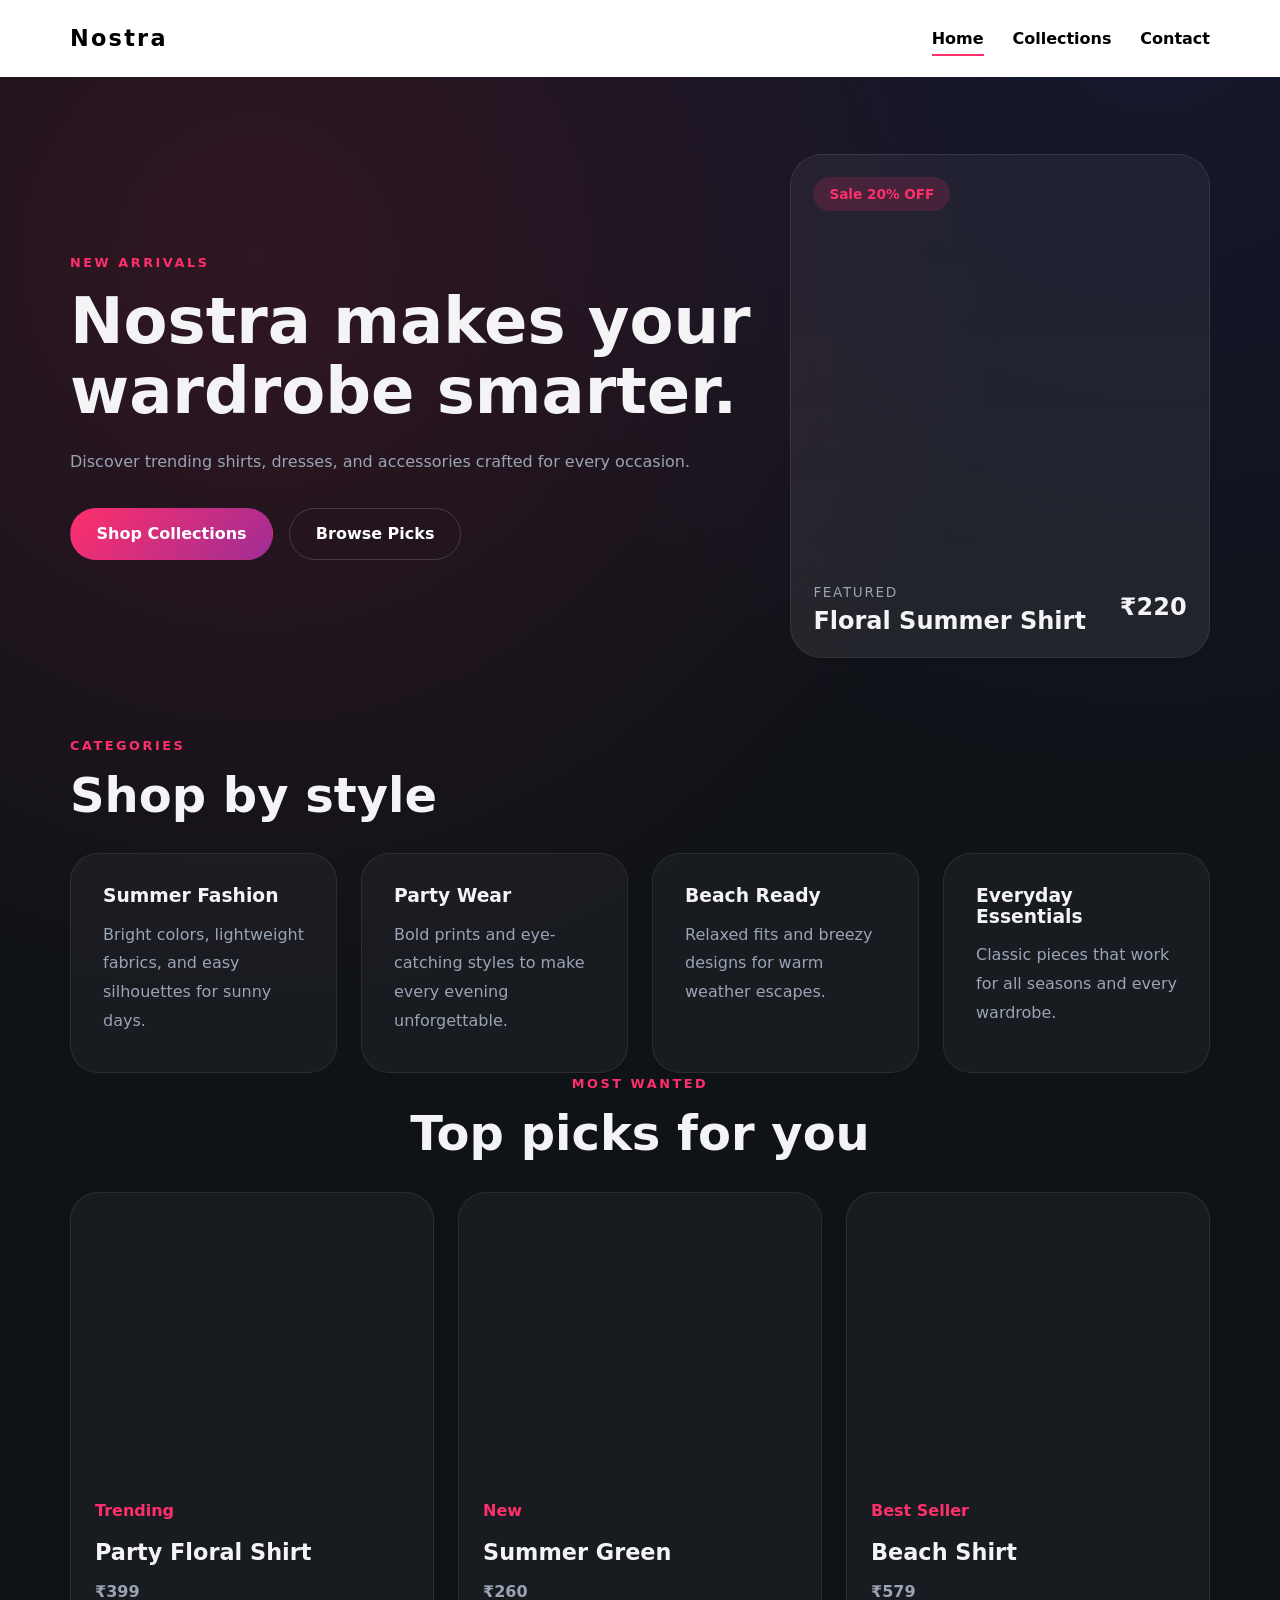
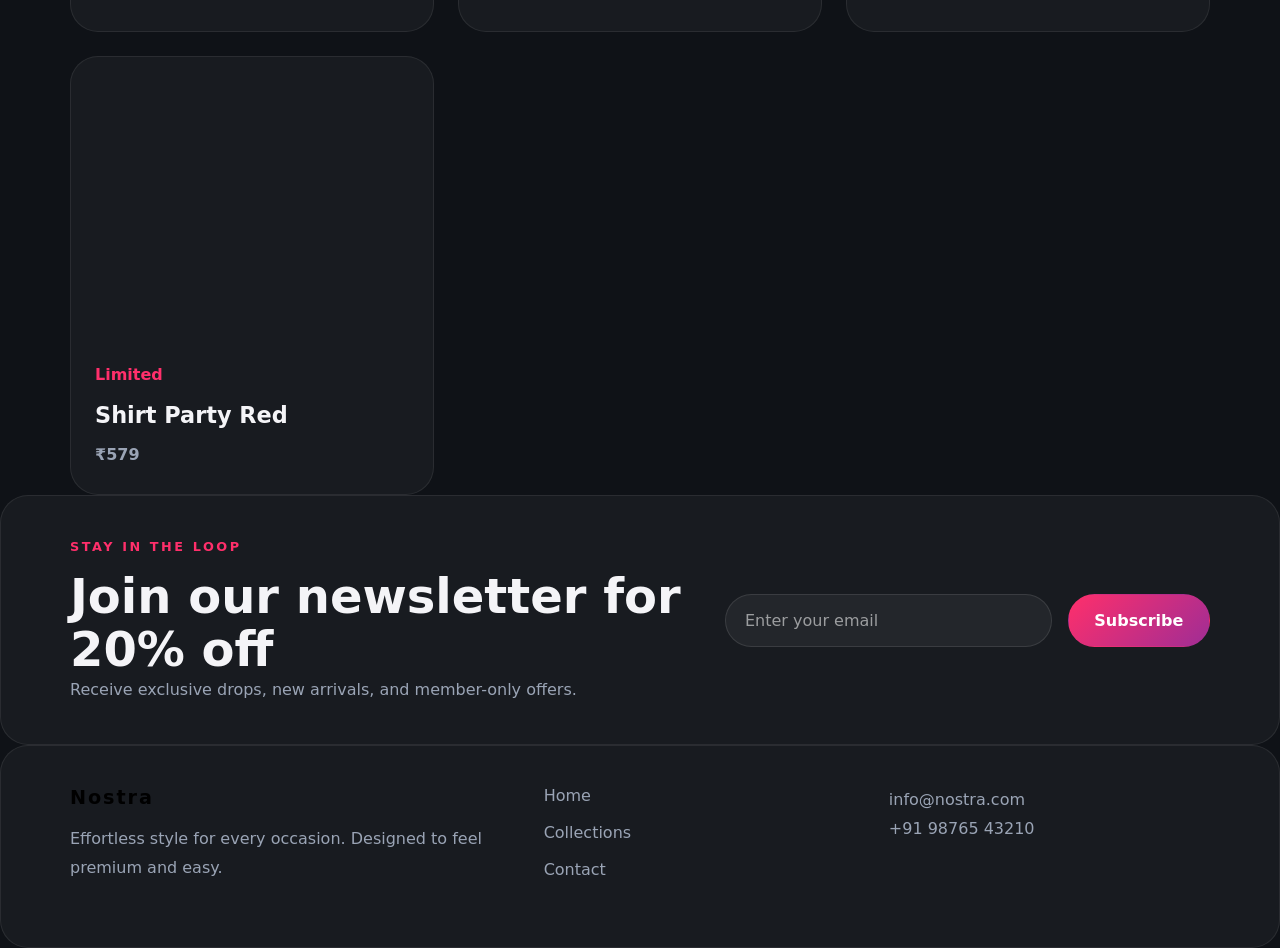
<file: index.html>
﻿<!DOCTYPE html>
<html lang="en">
<head>
    <meta charset="UTF-8">
    <meta name="viewport" content="width=device-width, initial-scale=1.0">
    <title>Nostra - E-commerce Website</title>
    <link rel="stylesheet" href="style.css">
</head>
<body>
    <nav class="navbar">
        <div class="container nav-inner">
            <a href="index.html" class="brand">Nostra</a>
            <button class="hamburger" id="hamburger" aria-label="Open menu">
                <span></span>
                <span></span>
                <span></span>
            </button>
            <ul class="nav-menu" id="navMenu">
                <li><a href="index.html" class="active">Home</a></li>
                <li><a href="collections.html">Collections</a></li>
                <li><a href="contact.html">Contact</a></li>
            </ul>
        </div>
    </nav>

    <header class="hero hero-home">
        <div class="container hero-grid">
            <div class="hero-copy">
                <span class="eyebrow">New Arrivals</span>
                <h1>Nostra makes your wardrobe smarter.</h1>
                <p>Discover trending shirts, dresses, and accessories crafted for every occasion.</p>
                <div class="hero-actions">
                    <a href="collections.html" class="btn btn-primary">Shop Collections</a>
                    <a href="#featured" class="btn btn-secondary">Browse Picks</a>
                </div>
            </div>
            <div class="hero-card">
                <span class="hero-card-badge">Sale 20% OFF</span>
                <div class="hero-card-image"></div>
                <div class="hero-card-footer">
                    <div>
                        <p class="label">Featured</p>
                        <h2>Floral Summer Shirt</h2>
                    </div>
                    <div class="price">₹220</div>
                </div>
            </div>
        </div>
    </header>

    <section class="featured-categories" id="featured">
        <div class="container">
            <div class="section-head">
                <span class="eyebrow">Categories</span>
                <h2>Shop by style</h2>
            </div>
            <div class="category-grid">
                <article class="category-card">
                    <h3>Summer Fashion</h3>
                    <p>Bright colors, lightweight fabrics, and easy silhouettes for sunny days.</p>
                </article>
                <article class="category-card">
                    <h3>Party Wear</h3>
                    <p>Bold prints and eye-catching styles to make every evening unforgettable.</p>
                </article>
                <article class="category-card">
                    <h3>Beach Ready</h3>
                    <p>Relaxed fits and breezy designs for warm weather escapes.</p>
                </article>
                <article class="category-card">
                    <h3>Everyday Essentials</h3>
                    <p>Classic pieces that work for all seasons and every wardrobe.</p>
                </article>
            </div>
        </div>
    </section>

    <section class="top-products">
        <div class="container">
            <div class="section-head centered">
                <span class="eyebrow">Most Wanted</span>
                <h2>Top picks for you</h2>
            </div>
            <div class="product-grid">
                <article class="product-card small-card">
                    <div class="product-thumb thumb-one"></div>
                    <div class="product-info">
                        <p class="product-tag">Trending</p>
                        <h3>Party Floral Shirt</h3>
                        <p class="product-price">₹399</p>
                    </div>
                </article>
                <article class="product-card small-card">
                    <div class="product-thumb thumb-two"></div>
                    <div class="product-info">
                        <p class="product-tag">New</p>
                        <h3>Summer Green</h3>
                        <p class="product-price">₹260</p>
                    </div>
                </article>
                <article class="product-card small-card">
                    <div class="product-thumb thumb-three"></div>
                    <div class="product-info">
                        <p class="product-tag">Best Seller</p>
                        <h3>Beach Shirt</h3>
                        <p class="product-price">₹579</p>
                    </div>
                </article>
                <article class="product-card small-card">
                    <div class="product-thumb thumb-four"></div>
                    <div class="product-info">
                        <p class="product-tag">Limited</p>
                        <h3>Shirt Party Red</h3>
                        <p class="product-price">₹579</p>
                    </div>
                </article>
            </div>
        </div>
    </section>

    <section class="newsletter-block">
        <div class="container newsletter-grid">
            <div>
                <span class="eyebrow">Stay in the loop</span>
                <h2>Join our newsletter for 20% off</h2>
                <p>Receive exclusive drops, new arrivals, and member-only offers.</p>
            </div>
            <form class="newsletter-form">
                <input type="email" placeholder="Enter your email" aria-label="Email address" required>
                <button class="btn btn-primary">Subscribe</button>
            </form>
        </div>
    </section>

    <footer class="footer">
        <div class="container footer-grid">
            <div>
                <a href="index.html" class="brand footer-brand">Nostra</a>
                <p>Effortless style for every occasion. Designed to feel premium and easy.</p>
            </div>
            <div class="footer-links">
                <a href="index.html">Home</a>
                <a href="collections.html">Collections</a>
                <a href="contact.html">Contact</a>
            </div>
            <div>
                <p>info@nostra.com</p>
                <p>+91 98765 43210</p>
            </div>
        </div>
    </footer>

    <script src="script.js"></script>
</body>
</html>
</file>
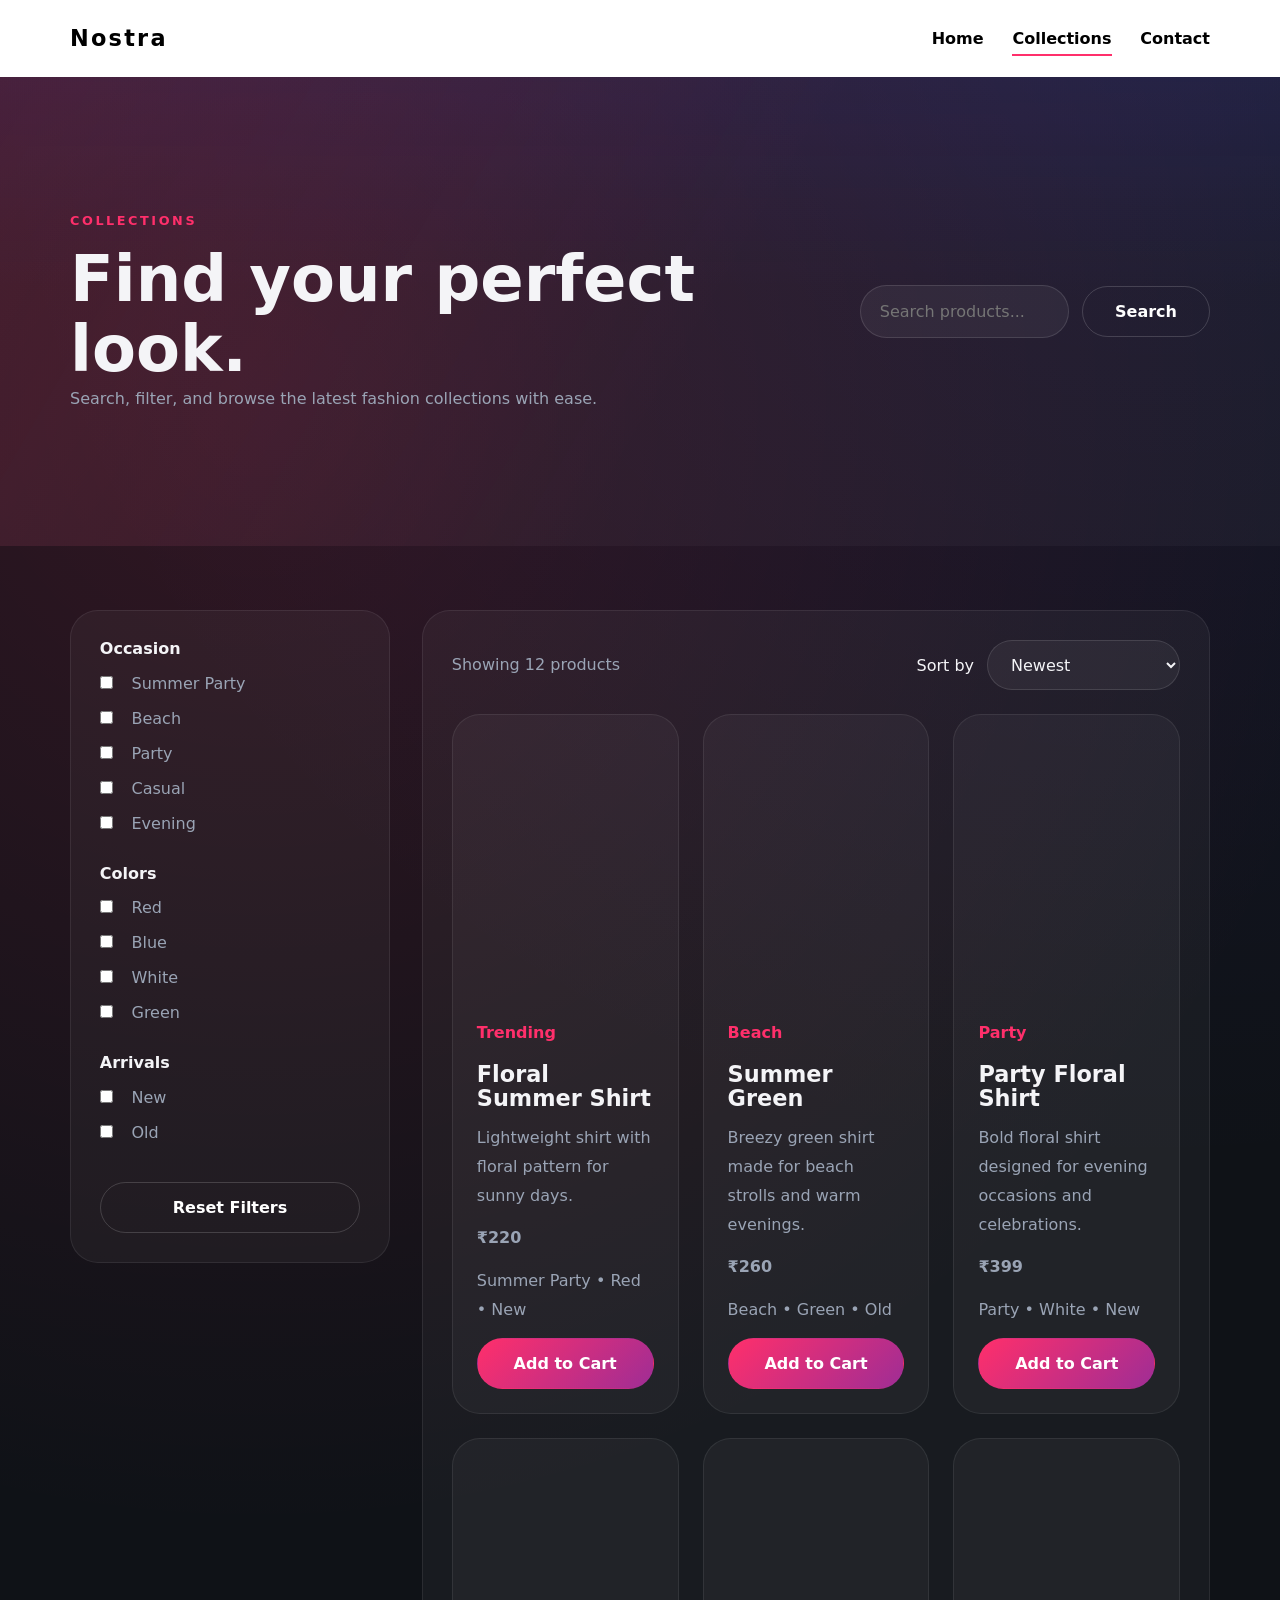
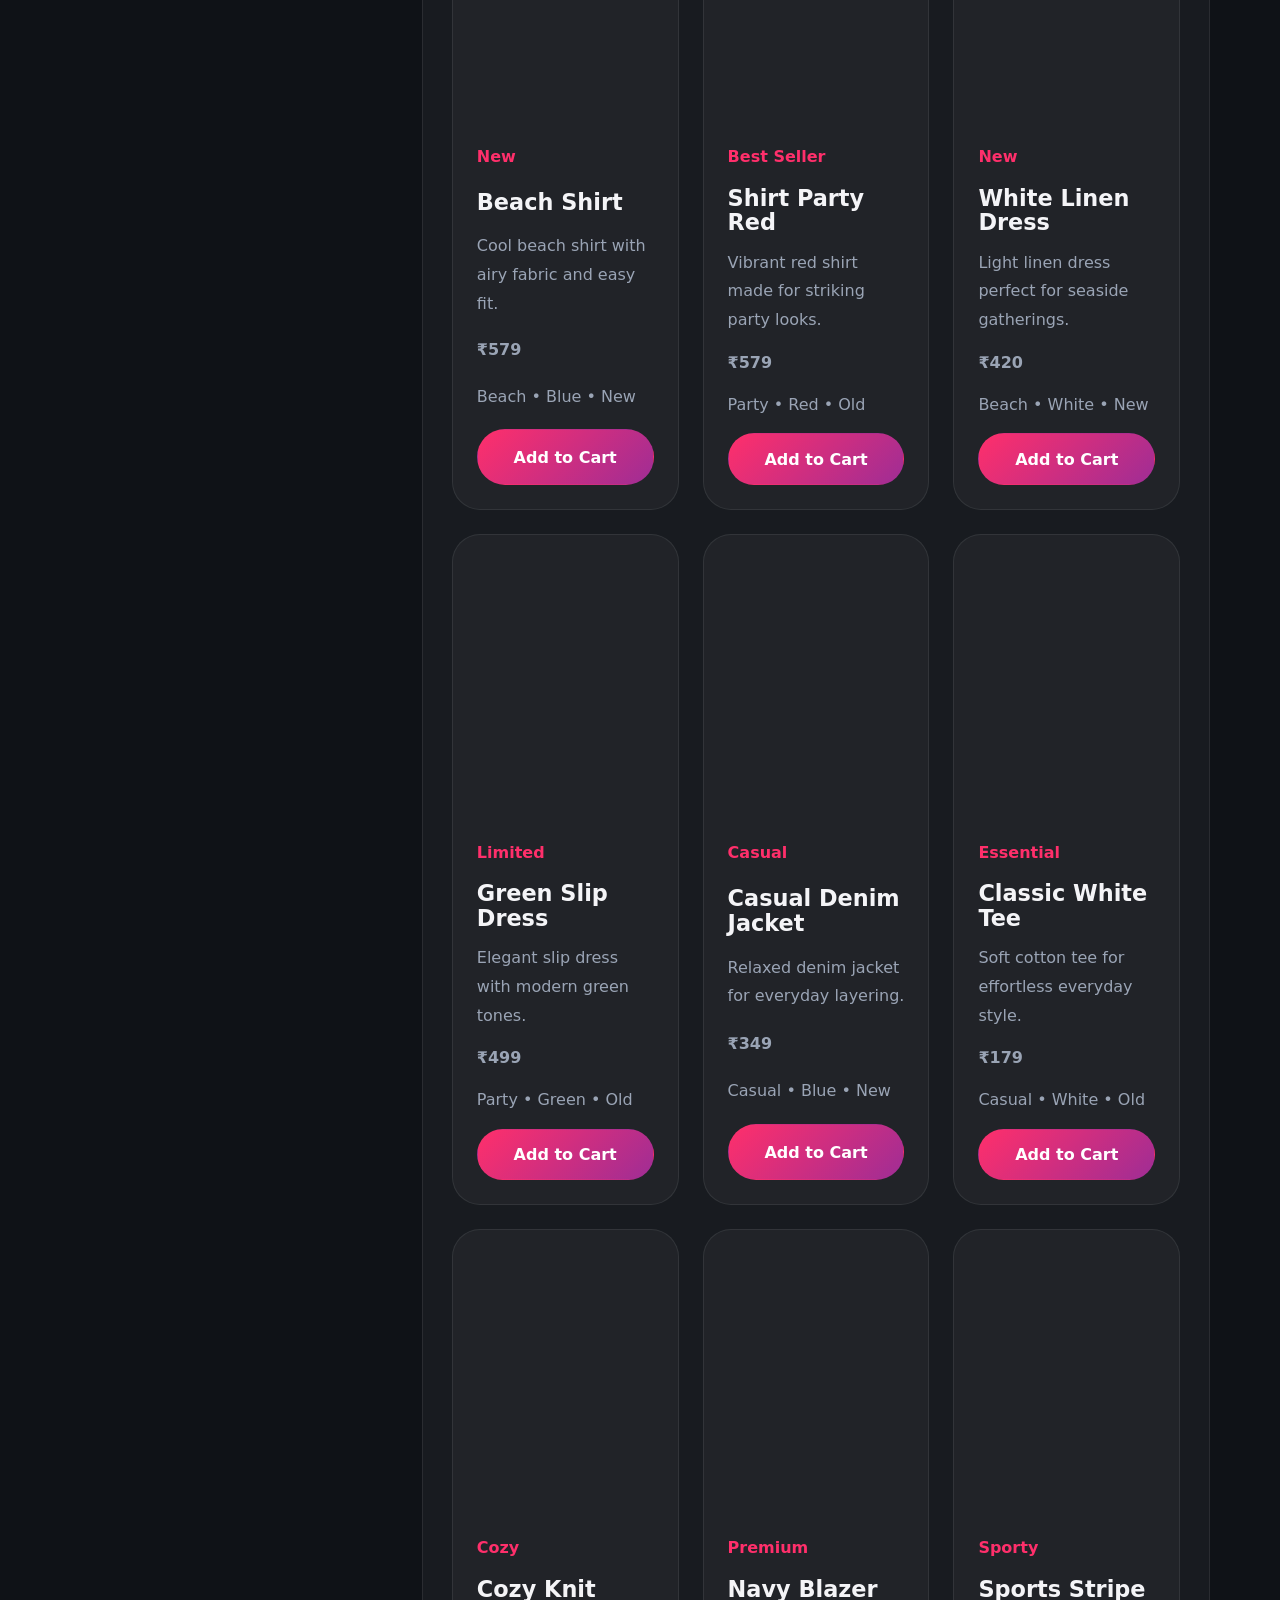
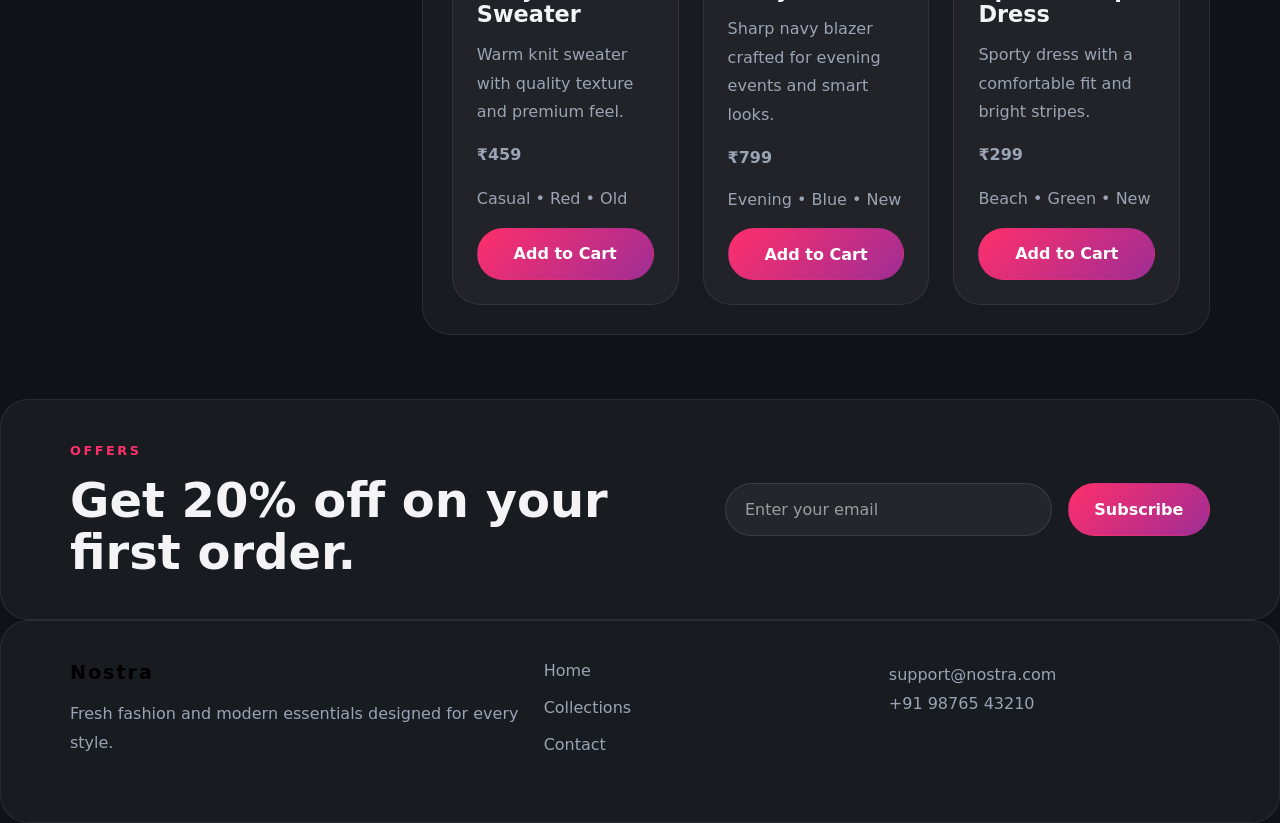
<file: collections.html>
﻿<!DOCTYPE html>
<html lang="en">
<head>
    <meta charset="UTF-8">
    <meta name="viewport" content="width=device-width, initial-scale=1.0">
    <title>Collections - Nostra</title>
    <link rel="stylesheet" href="style.css">
</head>
<body>
    <nav class="navbar">
        <div class="container nav-inner">
            <a href="index.html" class="brand">Nostra</a>
            <button class="hamburger" id="hamburger" aria-label="Open menu">
                <span></span>
                <span></span>
                <span></span>
            </button>
            <ul class="nav-menu" id="navMenu">
                <li><a href="index.html">Home</a></li>
                <li><a href="collections.html" class="active">Collections</a></li>
                <li><a href="contact.html">Contact</a></li>
            </ul>
        </div>
    </nav>

    <header class="hero hero-collections">
        <div class="container hero-collections-inner">
            <div>
                <span class="eyebrow">Collections</span>
                <h1>Find your perfect look.</h1>
                <p>Search, filter, and browse the latest fashion collections with ease.</p>
            </div>
            <div class="search-top">
                <input type="text" id="searchInput" placeholder="Search products..." aria-label="Search products">
                <button id="searchButton" class="btn btn-secondary">Search</button>
            </div>
        </div>
    </header>

    <main class="container collections-layout">
        <aside class="sidebar">
            <div class="sidebar-section">
                <h2>Occasion</h2>
                <label><input type="checkbox" class="filter-occasion" value="Summer Party"> Summer Party</label>
                <label><input type="checkbox" class="filter-occasion" value="Beach"> Beach</label>
                <label><input type="checkbox" class="filter-occasion" value="Party"> Party</label>
                <label><input type="checkbox" class="filter-occasion" value="Casual"> Casual</label>
                <label><input type="checkbox" class="filter-occasion" value="Evening"> Evening</label>
            </div>
            <div class="sidebar-section">
                <h2>Colors</h2>
                <label><input type="checkbox" class="filter-color" value="Red"> Red</label>
                <label><input type="checkbox" class="filter-color" value="Blue"> Blue</label>
                <label><input type="checkbox" class="filter-color" value="White"> White</label>
                <label><input type="checkbox" class="filter-color" value="Green"> Green</label>
            </div>
            <div class="sidebar-section">
                <h2>Arrivals</h2>
                <label><input type="checkbox" class="filter-arrival" value="New"> New</label>
                <label><input type="checkbox" class="filter-arrival" value="Old"> Old</label>
            </div>
            <button id="resetFilters" class="btn btn-secondary sidebar-reset">Reset Filters</button>
        </aside>

        <section class="products-panel">
            <div class="products-header">
                <p id="resultCount">Showing all products</p>
                <div class="sort-box">
                    <label for="sortSelect">Sort by</label>
                    <select id="sortSelect">
                        <option value="newest">Newest</option>
                        <option value="price-low">Price low to high</option>
                        <option value="price-high">Price high to low</option>
                        <option value="rating">Best rating</option>
                    </select>
                </div>
            </div>
            <div id="productsGrid" class="product-grid"></div>
            <div id="noProducts" class="no-results">No products match your filters.</div>
        </section>
    </main>

    <section class="newsletter-block compact">
        <div class="container newsletter-grid">
            <div>
                <span class="eyebrow">Offers</span>
                <h2>Get 20% off on your first order.</h2>
            </div>
            <form class="newsletter-form">
                <input type="email" placeholder="Enter your email" aria-label="Email address" required>
                <button class="btn btn-primary">Subscribe</button>
            </form>
        </div>
    </section>

    <footer class="footer footer-collections">
        <div class="container footer-grid">
            <div>
                <a href="index.html" class="brand footer-brand">Nostra</a>
                <p>Fresh fashion and modern essentials designed for every style.</p>
            </div>
            <div class="footer-links">
                <a href="index.html">Home</a>
                <a href="collections.html">Collections</a>
                <a href="contact.html">Contact</a>
            </div>
            <div>
                <p>support@nostra.com</p>
                <p>+91 98765 43210</p>
            </div>
        </div>
    </footer>

    <script src="script.js"></script>
</body>
</html>
</file>
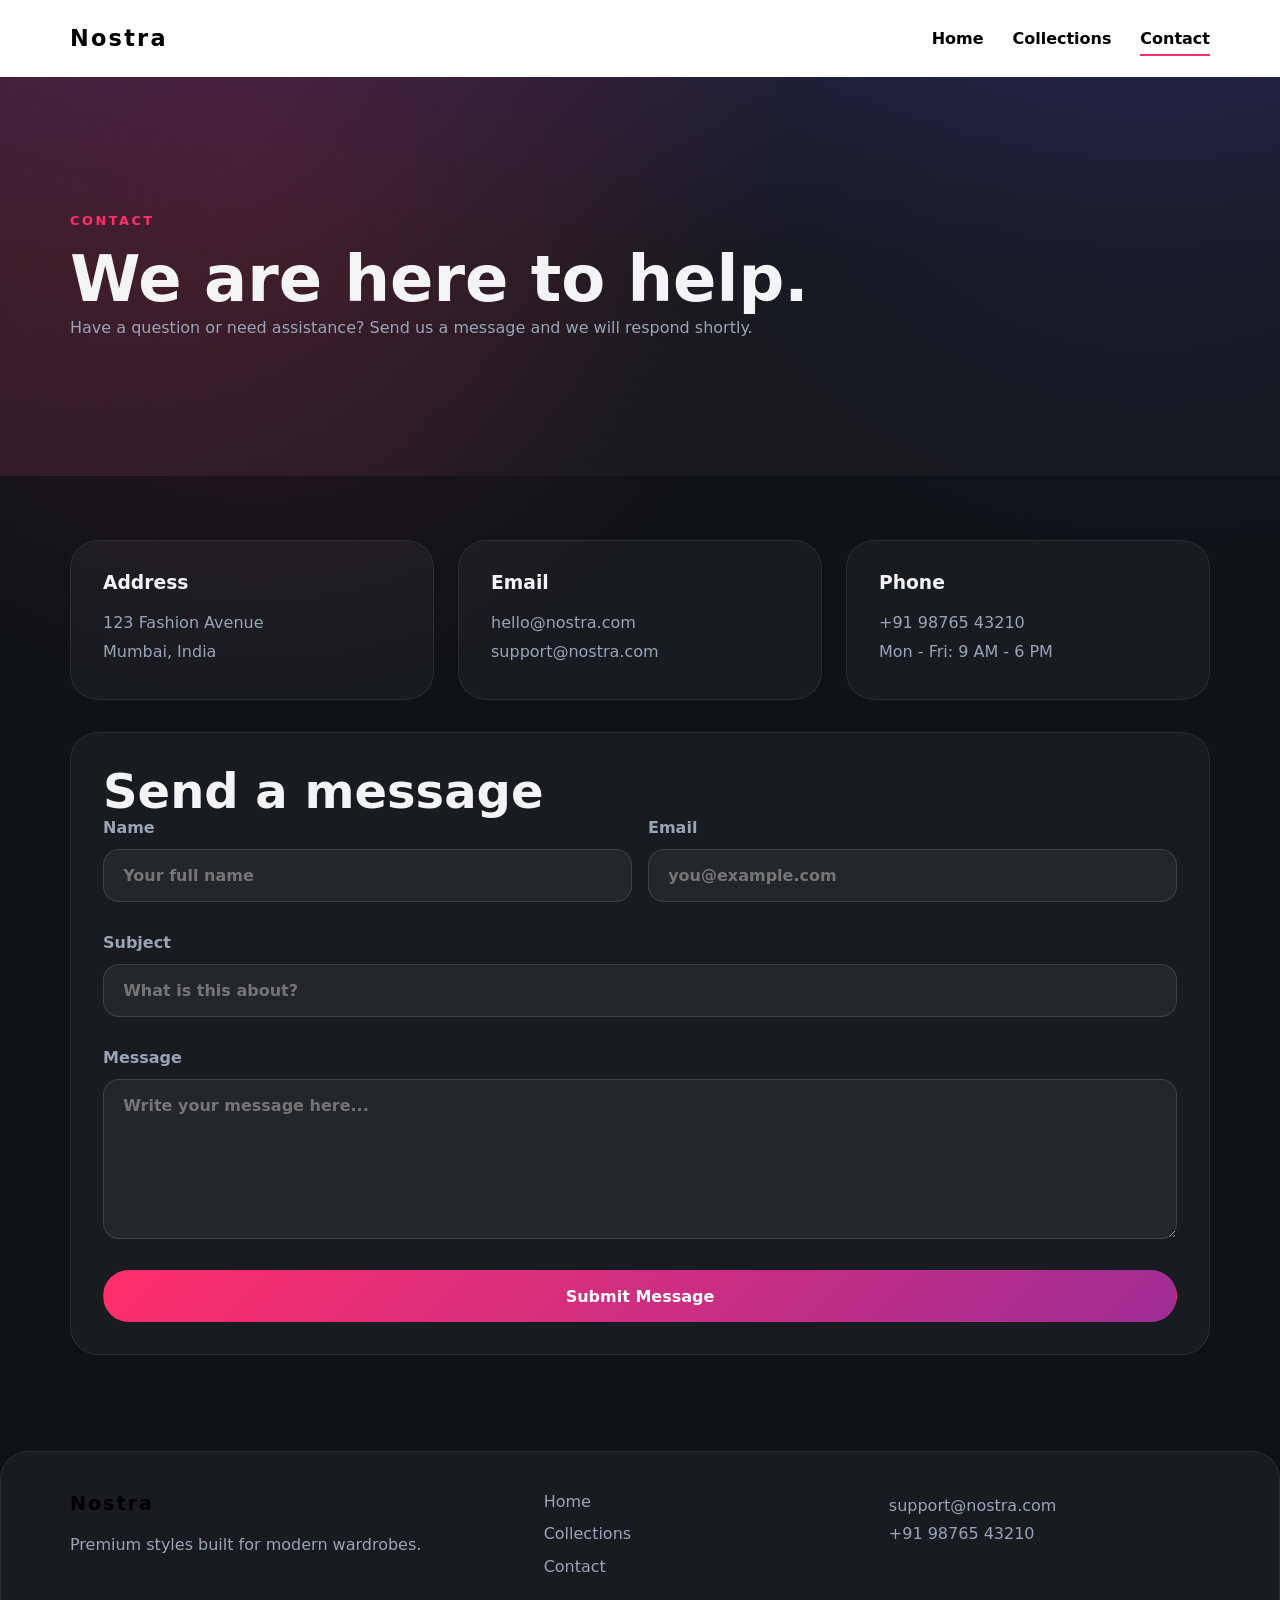
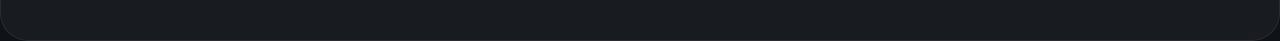
<file: contact.html>
﻿<!DOCTYPE html>
<html lang="en">
<head>
    <meta charset="UTF-8">
    <meta name="viewport" content="width=device-width, initial-scale=1.0">
    <title>Contact - Nostra</title>
    <link rel="stylesheet" href="style.css">
</head>
<body>
    <nav class="navbar">
        <div class="container nav-inner">
            <a href="index.html" class="brand">Nostra</a>
            <button class="hamburger" id="hamburger" aria-label="Open menu">
                <span></span>
                <span></span>
                <span></span>
            </button>
            <ul class="nav-menu" id="navMenu">
                <li><a href="index.html">Home</a></li>
                <li><a href="collections.html">Collections</a></li>
                <li><a href="contact.html" class="active">Contact</a></li>
            </ul>
        </div>
    </nav>

    <header class="hero hero-contact">
        <div class="container hero-contact-inner">
            <div>
                <span class="eyebrow">Contact</span>
                <h1>We are here to help.</h1>
                <p>Have a question or need assistance? Send us a message and we will respond shortly.</p>
            </div>
        </div>
    </header>

    <main class="container contact-page">
        <div class="contact-grid">
            <article class="info-card">
                <h3>Address</h3>
                <p>123 Fashion Avenue<br>Mumbai, India</p>
            </article>
            <article class="info-card">
                <h3>Email</h3>
                <p>hello@nostra.com</p>
                <p>support@nostra.com</p>
            </article>
            <article class="info-card">
                <h3>Phone</h3>
                <p>+91 98765 43210</p>
                <p>Mon - Fri: 9 AM - 6 PM</p>
            </article>
        </div>

        <section class="contact-form-section">
            <h2>Send a message</h2>
            <form id="contactForm" class="contact-form">
                <div class="form-row">
                    <label>
                        Name
                        <input type="text" id="name" name="name" placeholder="Your full name" required>
                        <span class="error-message" id="nameError"></span>
                    </label>
                    <label>
                        Email
                        <input type="email" id="email" name="email" placeholder="you@example.com" required>
                        <span class="error-message" id="emailError"></span>
                    </label>
                </div>
                <label>
                    Subject
                    <input type="text" id="subject" name="subject" placeholder="What is this about?" required>
                    <span class="error-message" id="subjectError"></span>
                </label>
                <label>
                    Message
                    <textarea id="message" name="message" rows="6" placeholder="Write your message here..." required></textarea>
                    <span class="error-message" id="messageError"></span>
                </label>
                <button type="submit" class="btn btn-primary">Submit Message</button>
                <div id="successMessage" class="success-message">Your message has been sent successfully.</div>
            </form>
        </section>
    </main>

    <footer class="footer footer-contact">
        <div class="container footer-grid">
            <div>
                <a href="index.html" class="brand footer-brand">Nostra</a>
                <p>Premium styles built for modern wardrobes.</p>
            </div>
            <div class="footer-links">
                <a href="index.html">Home</a>
                <a href="collections.html">Collections</a>
                <a href="contact.html">Contact</a>
            </div>
            <div>
                <p>support@nostra.com</p>
                <p>+91 98765 43210</p>
            </div>
        </div>
    </footer>

    <script src="script.js"></script>
</body>
</html>
</file>
<file: style.css>
﻿/* GLOBAL RESET */
* {
    margin: 0;
    padding: 0;
    box-sizing: border-box;
}

:root {
    --bg: #0f1217;
    --surface: rgba(255,255,255,0.04);
    --surface-strong: rgba(255,255,255,0.08);
    --text: #f4f4f7;
    --muted: #9aa4b5;
    --accent: #ff2f6b;
    --accent-soft: rgba(255, 47, 107, 0.16);
    --border: rgba(255,255,255,0.08);
}

html {
    scroll-behavior: smooth;
}

body {
    font-family: 'Inter', system-ui, sans-serif;
    color: var(--text);
    background: radial-gradient(circle at 20% 10%, rgba(255,47,107,0.14), transparent 30%),
                radial-gradient(circle at 90% 0%, rgba(85,75,255,0.10), transparent 28%),
                #0f1217;
}

img {
    max-width: 100%;
    display: block;
}

a {
    color: inherit;
    text-decoration: none;
}

button,
input,
select,
textarea {
    font: inherit;
}

.container {
    width: min(1140px, calc(100% - 2rem));
    margin: 0 auto;
}

.eyebrow {
    display: inline-flex;
    margin-bottom: 1rem;
    text-transform: uppercase;
    letter-spacing: 0.2em;
    color: var(--accent);
    font-weight: 700;
    font-size: 0.8rem;
}

h1,
h2,
h3,
h4 {
    line-height: 1.1;
}

h1 {
    font-size: clamp(2.5rem, 5vw, 4.2rem);
}

h2 {
    font-size: clamp(2rem, 4vw, 3rem);
}

p {
    color: var(--muted);
    line-height: 1.8;
}

.btn {
    display: inline-flex;
    align-items: center;
    justify-content: center;
    gap: 0.5rem;
    border-radius: 999px;
    padding: 0.95rem 1.6rem;
    border: 1px solid transparent;
    cursor: pointer;
    transition: transform 0.25s ease, background 0.25s ease, border-color 0.25s ease;
    font-weight: 700;
}

.btn:hover {
    transform: translateY(-2px);
}

.btn-primary {
    background: linear-gradient(135deg, var(--accent), #9f2d95);
    color: white;
}

.btn-secondary {
    background: transparent;
    color: white;
    border-color: rgba(255,255,255,0.16);
}

.navbar {
    position: sticky;
    top: 0;
    z-index: 20;
    backdrop-filter: blur(18px);
    background: white;
    border-bottom: 1px solid rgba(255,255,255,0.06);
}

.nav-inner {
    display: flex;
    align-items: center;
    justify-content: space-between;
    gap: 1rem;
    min-height: 76px;
}

.brand {
    font-size: 1.4rem;
    font-weight: 800;
    letter-spacing: 0.1em;
    color: black;
}

.nav-menu {
    display: flex;
    gap: 1.8rem;
    list-style: none;
    align-items: center;
}

.nav-menu a {
    color: black;
    font-weight: 600;
    position: relative;
}

.nav-menu a.active::after,
.nav-menu a:hover::after {
    content: '';
    position: absolute;
    left: 0;
    bottom: -8px;
    width: 100%;
    height: 2px;
    background: var(--accent);
}

.hamburger {
    display: none;
    width: 42px;
    height: 42px;
    border-radius: 50%;
    border: 1px solid rgba(255,255,255,0.12);
    background: transparent;
    cursor: pointer;
    align-items: center;
    justify-content: center;
    gap: 6px;
    padding: 0.6rem;
}

.hamburger span {
    width: 20px;
    height: 2px;
    background: white;
    border-radius: 999px;
    transition: transform 0.3s ease, opacity 0.3s ease;
}

.hamburger.active span:nth-child(1) {
    transform: translateY(6px) rotate(45deg);
}

.hamburger.active span:nth-child(2) {
    opacity: 0;
}

.hamburger.active span:nth-child(3) {
    transform: translateY(-6px) rotate(-45deg);
}

.nav-menu.active {
    display: flex;
    flex-direction: column;
    position: absolute;
    inset: 76px 0 0;
    background: rgba(15,18,23,0.96);
    padding: 1.5rem;
}

.hero {
    padding: clamp(4rem, 6vw, 7rem) 0;
}

.hero-grid {
    display: grid;
    grid-template-columns: minmax(0, 1.1fr) minmax(320px, 420px);
    align-items: center;
    gap: 2rem;
}

.hero-copy h1 {
    margin-bottom: 1.3rem;
}

.hero-copy p {
    margin-bottom: 2rem;
    max-width: 640px;
}

.hero-actions {
    display: flex;
    flex-wrap: wrap;
    gap: 1rem;
}

.hero-card {
    background: linear-gradient(180deg, rgba(255,255,255,0.05), rgba(255,255,255,0.08));
    border: 1px solid rgba(255,255,255,0.08);
    border-radius: 32px;
    padding: 1.4rem;
    overflow: hidden;
}

.hero-card-badge {
    display: inline-flex;
    padding: 0.55rem 1rem;
    border-radius: 999px;
    background: rgba(255,47,107,0.16);
    color: var(--accent);
    font-size: 0.85rem;
    font-weight: 700;
    margin-bottom: 1.5rem;
}

.hero-card-image {
    min-height: 320px;
    border-radius: 28px;
    background-image: url('https://images.unsplash.com/photo-1520975662587-7f2b3bdb1f15?auto=format&fit=crop&w=800&q=80');
    background-size: cover;
    background-position: center;
    margin-bottom: 1.6rem;
}

.hero-card-footer {
    display: flex;
    align-items: center;
    justify-content: space-between;
    gap: 1rem;
}

.hero-card-footer .label {
    color: var(--muted);
    text-transform: uppercase;
    letter-spacing: 0.12em;
    font-size: 0.85rem;
}

.hero-card-footer h2 {
    margin: 0.2rem 0 0;
    font-size: 1.5rem;
}

.price {
    color: var(--text);
    font-size: 1.5rem;
    font-weight: 800;
}

.section-head {
    margin-bottom: 2rem;
}

.section-head.centered {
    text-align: center;
}

.category-grid,
.product-grid,
.contact-grid,
.footer-grid,
.newsletter-grid {
    display: grid;
    gap: 1.5rem;
}

.category-grid {
    grid-template-columns: repeat(4, minmax(0, 1fr));
}

.category-card,
.product-card,
.info-card,
.sidebar,
.products-panel,
.contact-form-section,
.footer,
.newsletter-block {
    background: rgba(255,255,255,0.04);
    border: 1px solid rgba(255,255,255,0.08);
    border-radius: 28px;
}

.category-card {
    padding: 2rem;
    min-height: 220px;
}

.category-card h3 {
    margin-bottom: 0.85rem;
}

.product-grid {
    grid-template-columns: repeat(3, minmax(0, 1fr));
}

.product-card {
    overflow: hidden;
    min-height: 420px;
    display: grid;
    grid-template-rows: auto 1fr;
}

.product-thumb {
    min-height: 280px;
    background-size: cover;
    background-position: center;
}

.product-info {
    padding: 1.5rem;
    display: grid;
    gap: 0.85rem;
}

.product-info h3 {
    margin: 0;
    font-size: 1.4rem;
}

.product-price,
.product-tag {
    font-weight: 700;
}

.product-tag {
    color: var(--accent);
}

.thumb-one { background-image: url('https://images.unsplash.com/photo-1521334884684-d80222895322?auto=format&fit=crop&w=800&q=80'); }
.thumb-two { background-image: url('https://images.unsplash.com/photo-1495121605193-b116b5b9c5d7?auto=format&fit=crop&w=800&q=80'); }
.thumb-three { background-image: url('https://images.unsplash.com/photo-1503342217505-b0a15ec3261c?auto=format&fit=crop&w=800&q=80'); }
.thumb-four { background-image: url('https://images.unsplash.com/photo-1520975662587-7f2b3bdb1f15?auto=format&fit=crop&w=800&q=80'); }

.newsletter-block {
    padding: 2.5rem;
}

.newsletter-grid {
    grid-template-columns: 1.3fr 1fr;
    align-items: center;
}

.newsletter-form {
    display: flex;
    gap: 1rem;
    flex-wrap: wrap;
}

.newsletter-form input {
    flex: 1;
    min-width: 240px;
    border: 1px solid rgba(255,255,255,0.10);
    border-radius: 999px;
    padding: 1rem 1.2rem;
    background: rgba(255,255,255,0.05);
    color: var(--text);
}

.newsletter-form input::placeholder {
    color: rgba(255,255,255,0.55);
}

.hero-collections,
.hero-contact {
    background: linear-gradient(120deg, rgba(255,47,107,0.12), transparent 55%),
                linear-gradient(180deg, rgba(85,75,255,0.08), transparent 45%),
                rgba(255,255,255,0.03);
}

.hero-collections-inner,
.hero-contact-inner {
    display: flex;
    align-items: center;
    justify-content: space-between;
    gap: 2rem;
    padding: 3.5rem 0;
}

.search-top {
    display: flex;
    gap: 0.8rem;
    align-items: center;
}

.search-top input {
    width: min(480px, 100%);
    padding: 1rem 1.2rem;
    border: 1px solid rgba(255,255,255,0.12);
    border-radius: 999px;
    background: rgba(255,255,255,0.05);
    color: var(--text);
}

.search-top button {
    min-width: 128px;
}

.collections-layout {
    display: grid;
    grid-template-columns: minmax(280px, 320px) minmax(0, 1fr);
    gap: 2rem;
    padding: 4rem 0;
    align-items: start;
}

.sidebar {
    padding: 1.8rem;
}

.sidebar-section:not(:first-child) {
    margin-top: 2rem;
}

.sidebar-section h2 {
    margin-bottom: 1rem;
    font-size: 1rem;
}

.sidebar-section label {
    display: block;
    margin-bottom: 1rem;
    color: var(--muted);
    cursor: pointer;
}

.sidebar-section input {
    margin-right: 0.85rem;
    accent-color: var(--accent);
}

.sidebar-reset {
    width: 100%;
    margin-top: 1.5rem;
}

.products-panel {
    padding: 1.8rem;
}

.products-header {
    display: flex;
    align-items: center;
    justify-content: space-between;
    gap: 1rem;
    margin-bottom: 1.5rem;
}

.sort-box {
    display: flex;
    align-items: center;
    gap: 0.8rem;
}

.sort-box select {
    background: rgba(255,255,255,0.05);
    color: var(--text);
    border: 1px solid rgba(255,255,255,0.12);
    padding: 0.85rem 1.2rem;
    border-radius: 999px;
}

.no-results {
    display: none;
    padding: 3rem 1rem;
    text-align: center;
    color: var(--muted);
}

.contact-page {
    padding: 4rem 0 6rem;
}

.contact-grid {
    grid-template-columns: repeat(3, minmax(0, 1fr));
    margin-bottom: 2rem;
}

.info-card {
    padding: 2rem;
}

.info-card h3 {
    margin-bottom: 1rem;
}

.contact-form-section {
    padding: 2rem;
}

.contact-form {
    display: grid;
    gap: 1.2rem;
}

.form-row {
    display: grid;
    grid-template-columns: repeat(2, minmax(0, 1fr));
    gap: 1rem;
}

.contact-form label {
    display: grid;
    gap: 0.75rem;
    color: var(--muted);
    font-weight: 600;
}

.contact-form input,
.contact-form textarea {
    width: 100%;
    border-radius: 1rem;
    border: 1px solid rgba(255,255,255,0.12);
    background: rgba(255,255,255,0.05);
    padding: 1rem 1.2rem;
    color: var(--text);
}

.contact-form textarea {
    min-height: 160px;
    resize: vertical;
}

.error-message {
    color: #ff8da3;
    font-size: 0.85rem;
}

.success-message {
    display: none;
    padding: 1rem 1.2rem;
    border-radius: 1rem;
    background: rgba(39,174,96,0.12);
    color: #b8e2c8;
}

.footer {
    padding: 2.5rem 0 4rem;
}

.footer-grid {
    grid-template-columns: 1.4fr 1fr 1fr;
    color: var(--muted);
}

.footer-brand {
    display: block;
    margin-bottom: 1rem;
    font-size: 1.2rem;
    font-weight: 800;
}

.footer-links {
    display: grid;
    gap: 0.85rem;
}

.footer-links a {
    color: var(--muted);
}

@media (max-width: 1024px) {
    .category-grid,
    .product-grid,
    .contact-grid,
    .footer-grid,
    .newsletter-grid {
        grid-template-columns: repeat(2, minmax(0, 1fr));
    }

    .collections-layout {
        grid-template-columns: 1fr;
    }
}

@media (max-width: 768px) {
    .nav-menu {
        position: absolute;
        inset: 76px 0 0;
        display: none;
        flex-direction: column;
        padding: 1.5rem;
        gap: 1rem;
    }

    .hero-grid,
    .hero-collections-inner,
    .hero-contact-inner {
        display: block;
    }

    .card-grid,
    .product-grid,
    .contact-grid,
    .footer-grid,
    .newsletter-grid {
        grid-template-columns: 1fr;
    }

    .hero {
        padding: 3rem 0;
    }

    .search-top,
    .newsletter-form,
    .hero-actions {
        flex-direction: column;
        align-items: stretch;
    }

    .search-top button,
    .newsletter-form button,
    .btn {
        width: 100%;
    }

    .form-row {
        grid-template-columns: 1fr;
    }

    .sidebar {
        position: sticky;
        top: 90px;
    }
}

@media (max-width: 480px) {
    .container {
        width: calc(100% - 1.5rem);
    }

    h1 {
        font-size: 2.3rem;
    }

    .hero-card-image {
        min-height: 240px;
    }

    .hero-card,
    .category-card,
    .product-card,
    .info-card,
    .sidebar,
    .products-panel,
    .contact-form-section,
    .footer-grid {
        border-radius: 24px;
    }
}
</file>
